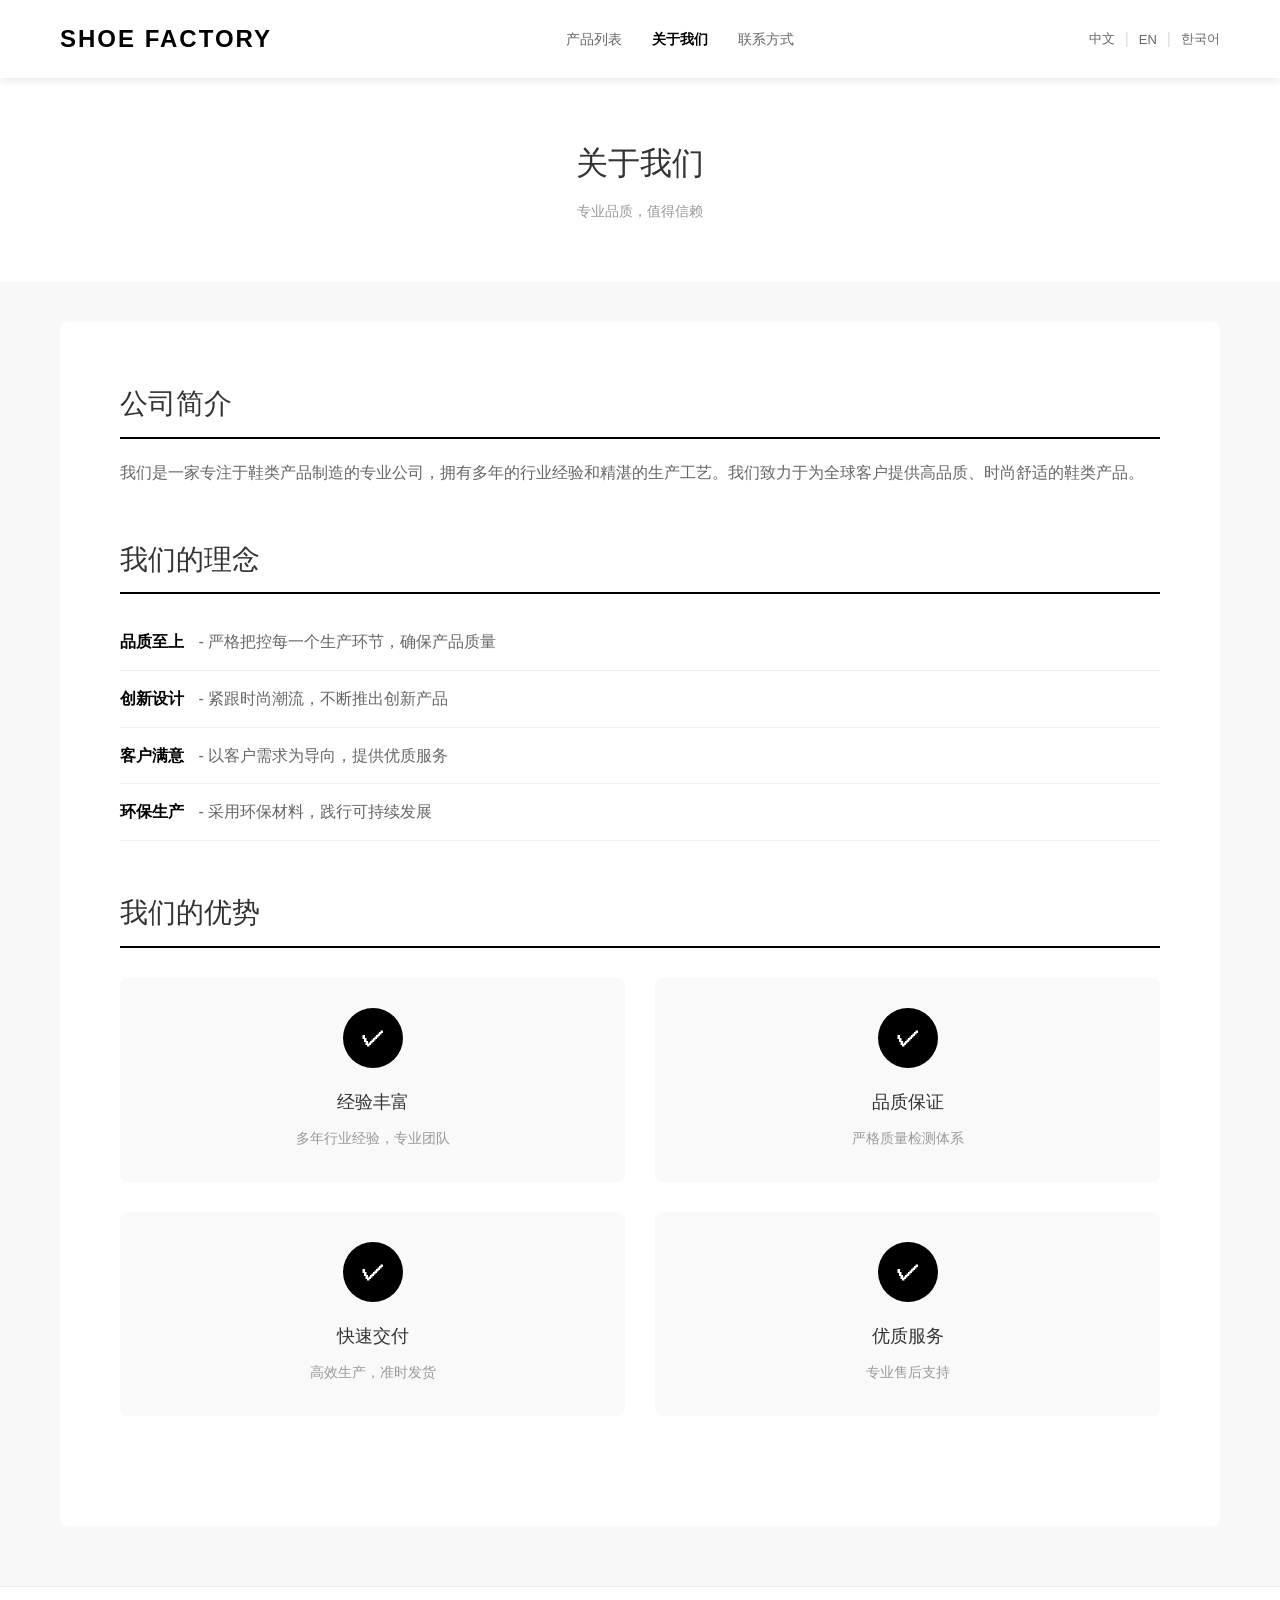
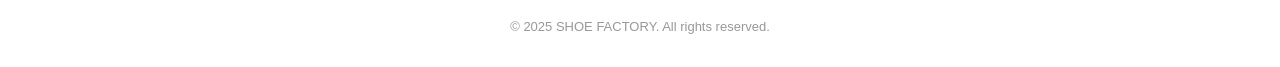
<file: about.html>
<!DOCTYPE html>
<html lang="zh-CN">
<head>
    <meta charset="UTF-8">
    <meta name="viewport" content="width=device-width, initial-scale=1.0">
    <title>关于我们 - 鞋类产品展示</title>
    <link rel="stylesheet" href="style.css">
</head>
<body>
    <!-- 导航栏 -->
    <header class="navbar">
        <div class="container">
            <div class="logo">SHOE FACTORY</div>
            <nav class="nav-menu">
                <a href="index.html" data-i18n="nav.products">产品列表</a>
                <a href="about.html" class="active" data-i18n="nav.about">关于我们</a>
                <a href="contact.html" data-i18n="nav.contact">联系方式</a>
            </nav>
            <div class="language-switcher">
                <button class="lang-btn" data-lang="zh">中文</button>
                <span>|</span>
                <button class="lang-btn" data-lang="en">EN</button>
                <span>|</span>
                <button class="lang-btn" data-lang="ko">한국어</button>
            </div>
        </div>
    </header>

    <!-- 页面标题 -->
    <section class="page-header">
        <div class="container">
            <h1 data-i18n="about.title">关于我们</h1>
            <p data-i18n="about.subtitle">专业品质，值得信赖</p>
        </div>
    </section>

    <!-- 内容区域 -->
    <main class="container">
        <section class="about-content">
            <div class="about-section">
                <h2 data-i18n="about.companyTitle">公司简介</h2>
                <p id="company-intro">我们是一家专注于鞋类产品制造的专业公司，拥有多年的行业经验和精湛的生产工艺。我们致力于为全球客户提供高品质、时尚舒适的鞋类产品。</p>
            </div>

            <div class="about-section">
                <h2 data-i18n="about.philosophyTitle">我们的理念</h2>
                <ul class="feature-list" id="philosophy-list">
                    <li><strong>品质至上</strong> - 严格把控每一个生产环节，确保产品质量</li>
                    <li><strong>创新设计</strong> - 紧跟时尚潮流，不断推出创新产品</li>
                    <li><strong>客户满意</strong> - 以客户需求为导向，提供优质服务</li>
                    <li><strong>环保生产</strong> - 采用环保材料，践行可持续发展</li>
                </ul>
            </div>

            <div class="about-section">
                <h2 data-i18n="about.advantageTitle">我们的优势</h2>
                <div class="advantages">
                    <div class="advantage-item">
                        <div class="advantage-icon">✓</div>
                        <h3 data-i18n="about.exp">经验丰富</h3>
                        <p data-i18n="about.expDesc">多年行业经验，专业团队</p>
                    </div>
                    <div class="advantage-item">
                        <div class="advantage-icon">✓</div>
                        <h3 data-i18n="about.quality">品质保证</h3>
                        <p data-i18n="about.qualityDesc">严格质量检测体系</p>
                    </div>
                    <div class="advantage-item">
                        <div class="advantage-icon">✓</div>
                        <h3 data-i18n="about.fast">快速交付</h3>
                        <p data-i18n="about.fastDesc">高效生产，准时发货</p>
                    </div>
                    <div class="advantage-item">
                        <div class="advantage-icon">✓</div>
                        <h3 data-i18n="about.service">优质服务</h3>
                        <p data-i18n="about.serviceDesc">专业售后支持</p>
                    </div>
                </div>
            </div>
        </section>
    </main>

    <!-- 页脚 -->
    <footer class="footer">
        <div class="container">
            <p id="footer-text">&copy; 2025 SHOE FACTORY. All rights reserved.</p>
        </div>
    </footer>

    <script src="common.js"></script>
</body>
</html>
</file>
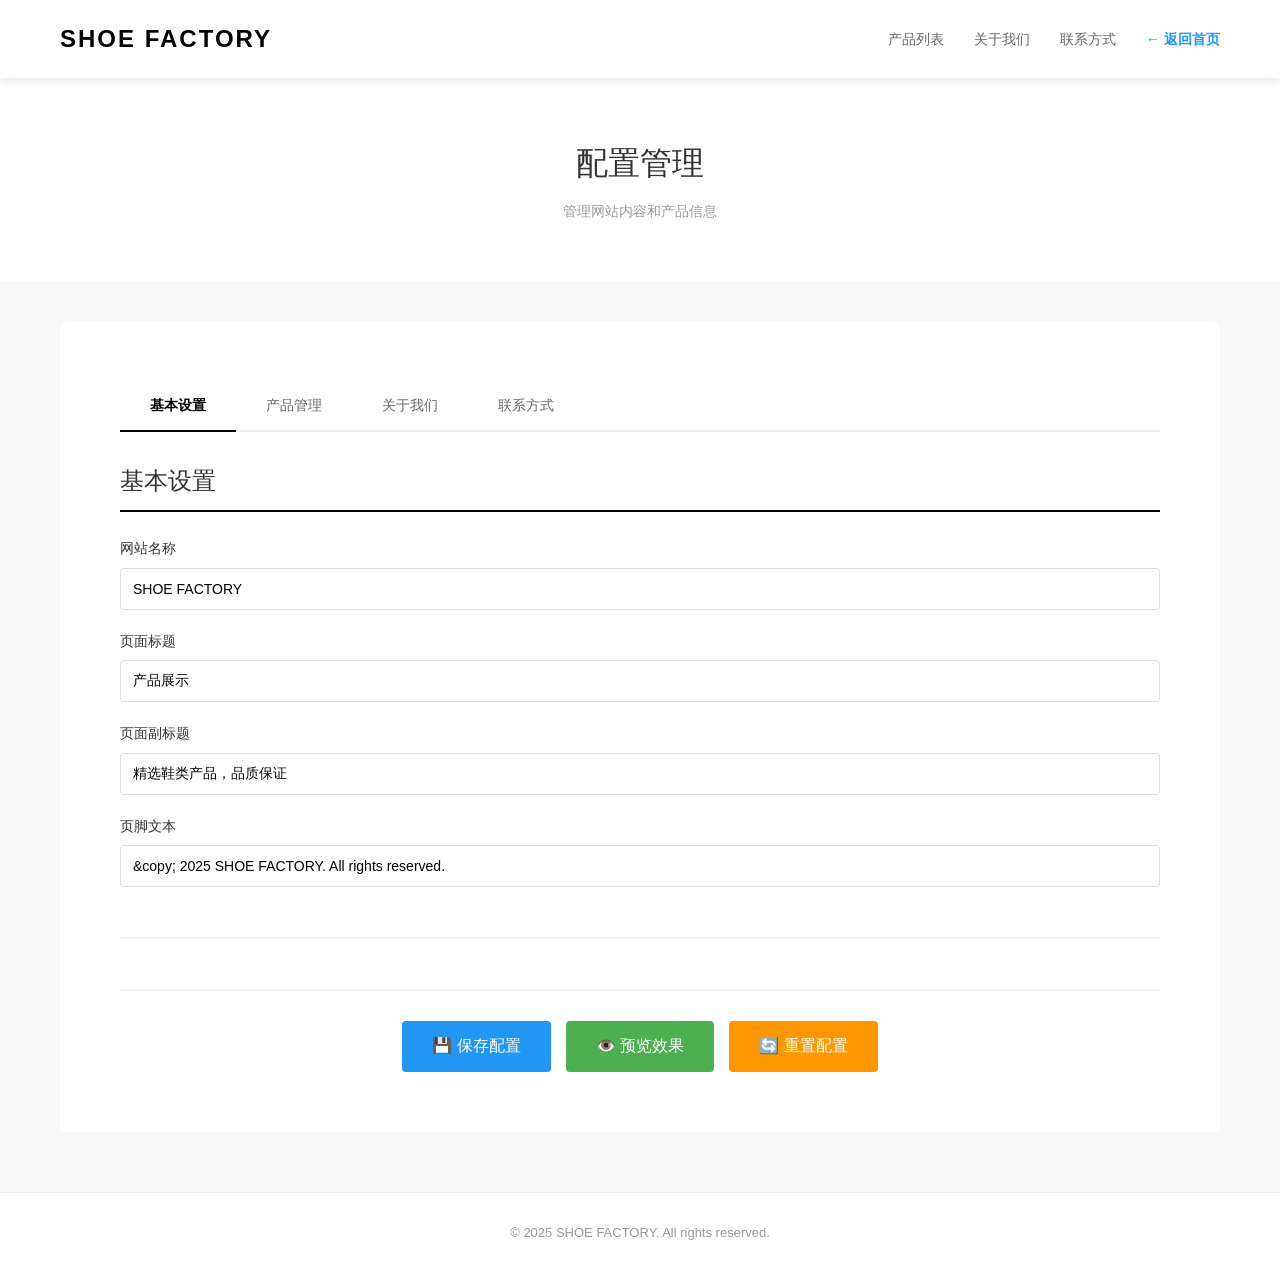
<file: admin.html>
<!DOCTYPE html>
<html lang="zh-CN">
<head>
    <meta charset="UTF-8">
    <meta name="viewport" content="width=device-width, initial-scale=1.0">
    <title>配置管理 - 鞋类产品展示</title>
    <link rel="stylesheet" href="style.css">
</head>
<body>
    <!-- 导航栏 -->
    <header class="navbar">
        <div class="container">
            <div class="logo">SHOE FACTORY</div>
            <nav class="nav-menu">
                <a href="index.html">产品列表</a>
                <a href="about.html">关于我们</a>
                <a href="contact.html">联系方式</a>
                <a href="index.html">← 返回首页</a>
            </nav>
        </div>
    </header>

    <!-- 页面标题 -->
    <section class="page-header">
        <div class="container">
            <h1>配置管理</h1>
            <p>管理网站内容和产品信息</p>
        </div>
    </section>

    <!-- 配置内容 -->
    <main class="container">
        <div class="admin-content">
            <!-- 选项卡导航 -->
            <div class="admin-tabs">
                <button class="tab-btn active" data-tab="basic">基本设置</button>
                <button class="tab-btn" data-tab="products">产品管理</button>
                <button class="tab-btn" data-tab="about">关于我们</button>
                <button class="tab-btn" data-tab="contact">联系方式</button>
            </div>

            <!-- 基本设置 -->
            <section class="admin-section tab-content active" id="tab-basic">
                <h2>基本设置</h2>
                <div class="form-group">
                    <label>网站名称</label>
                    <input type="text" id="site-name" placeholder="SHOE FACTORY">
                </div>
                <div class="form-group">
                    <label>页面标题</label>
                    <input type="text" id="page-title" placeholder="产品展示">
                </div>
                <div class="form-group">
                    <label>页面副标题</label>
                    <input type="text" id="page-subtitle" placeholder="精选鞋类产品，品质保证">
                </div>
                <div class="form-group">
                    <label>页脚文本</label>
                    <input type="text" id="footer-text" placeholder="&copy; 2025 SHOE FACTORY. All rights reserved.">
                </div>
            </section>

            <!-- 产品管理 -->
            <section class="admin-section tab-content" id="tab-products">
                <h2>产品系列管理</h2>
                <div id="series-container">
                    <!-- 系列将通过JavaScript动态加载 -->
                </div>
                <button class="add-series-btn" onclick="addSeries()">+ 添加系列</button>
            </section>

            <!-- 关于我们 -->
            <section class="admin-section tab-content" id="tab-about">
                <h2>关于我们</h2>
                <div class="form-group">
                    <label>公司简介</label>
                    <textarea id="company-intro" rows="5" placeholder="请输入公司简介"></textarea>
                </div>
                <div class="form-group">
                    <label>企业理念（每行一条，使用" - "分隔标题和描述）</label>
                    <textarea id="philosophy" rows="6" placeholder="品质至上 - 严格把控每一个生产环节&#10;创新设计 - 紧跟时尚潮流&#10;客户满意 - 以客户需求为导向&#10;环保生产 - 采用环保材料"></textarea>
                </div>
            </section>

            <!-- 联系方式 -->
            <section class="admin-section tab-content" id="tab-contact">
                <h2>联系方式</h2>
                <div class="i18n-info">
                    <p>💡 提示：在此处输入中文内容，保存后系统会自动生成英文和韩文翻译。</p>
                </div>
                <div class="form-group">
                    <label>公司地址（中文）</label>
                    <input type="text" id="contact-address" placeholder="中国 · 某某市某某区某某街道123号">
                </div>
                <div class="form-group">
                    <label>联系电话</label>
                    <input type="text" id="contact-phone" placeholder="+86 xxx xxxx xxxx">
                </div>
                <div class="form-group">
                    <label>电子邮箱</label>
                    <input type="text" id="contact-email" placeholder="contact@shoefactory.com">
                </div>
                <div class="form-group">
                    <label>工作时间（支持HTML换行，中文）</label>
                    <textarea id="contact-hours" rows="3" placeholder="周一至周五: 9:00 - 18:00<br>周六至周日: 休息"></textarea>
                </div>
            </section>

            <!-- 操作按钮 -->
            <div class="admin-actions">
                <button class="save-btn" onclick="saveConfig()">💾 保存配置</button>
                <button class="preview-btn" onclick="previewConfig()">👁️ 预览效果</button>
                <button class="reset-btn" onclick="resetConfig()">🔄 重置配置</button>
            </div>
        </div>
    </main>

    <!-- 页脚 -->
    <footer class="footer">
        <div class="container">
            <p>&copy; 2025 SHOE FACTORY. All rights reserved.</p>
        </div>
    </footer>

    <script src="admin.js"></script>
</body>
</html>
</file>
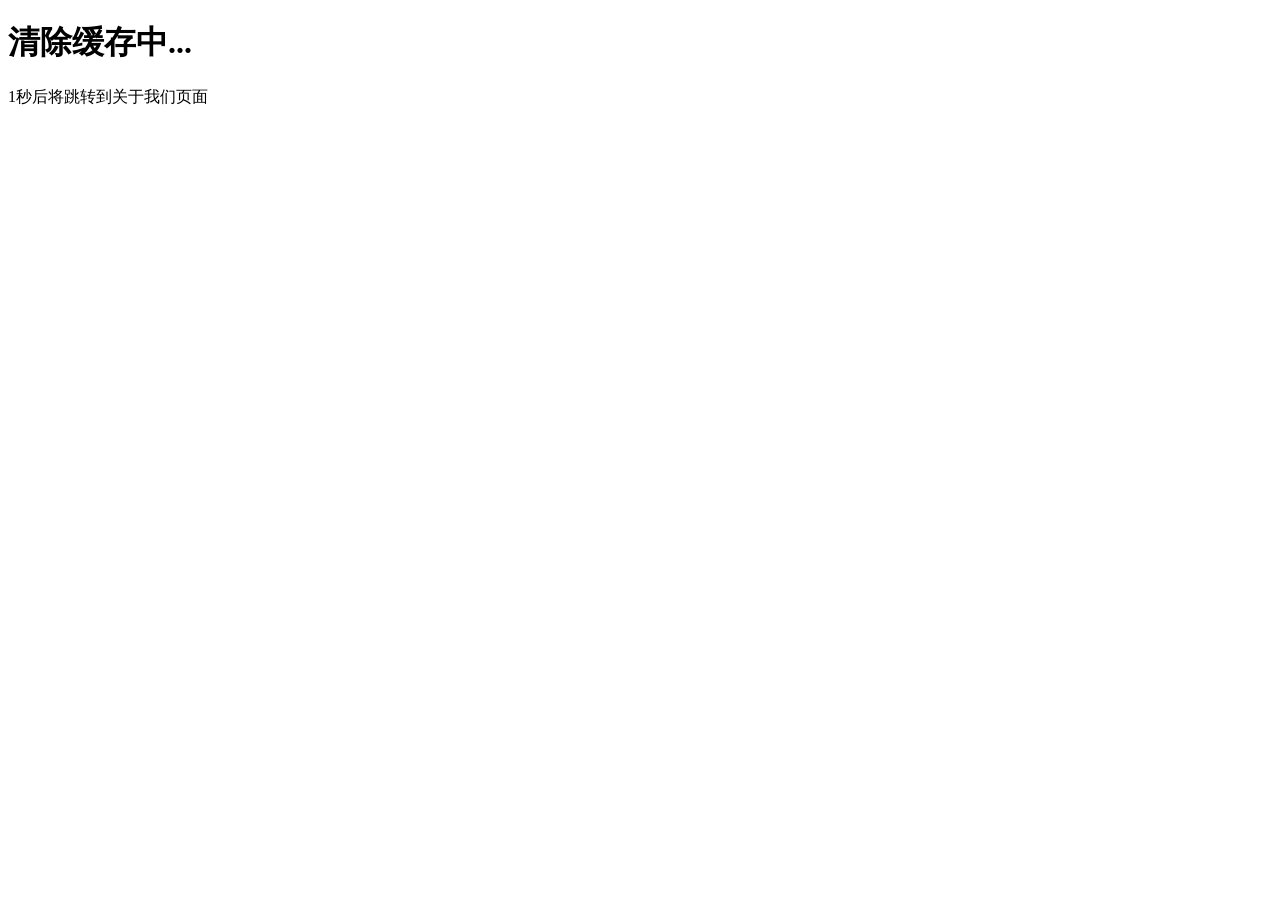
<file: clear-cache.html>
<!DOCTYPE html>
<html lang="zh-CN">
<head>
    <meta charset="UTF-8">
    <meta name="viewport" content="width=device-width, initial-scale=1.0">
    <title>测试多语言</title>
    <script>
        // 清除localStorage
        localStorage.clear();
        console.log('localStorage已清除');

        // 重新加载about.html
        setTimeout(() => {
            window.location.href = 'about.html';
        }, 1000);
    </script>
</head>
<body>
    <h1>清除缓存中...</h1>
    <p>1秒后将跳转到关于我们页面</p>
</body>
</html>
</file>
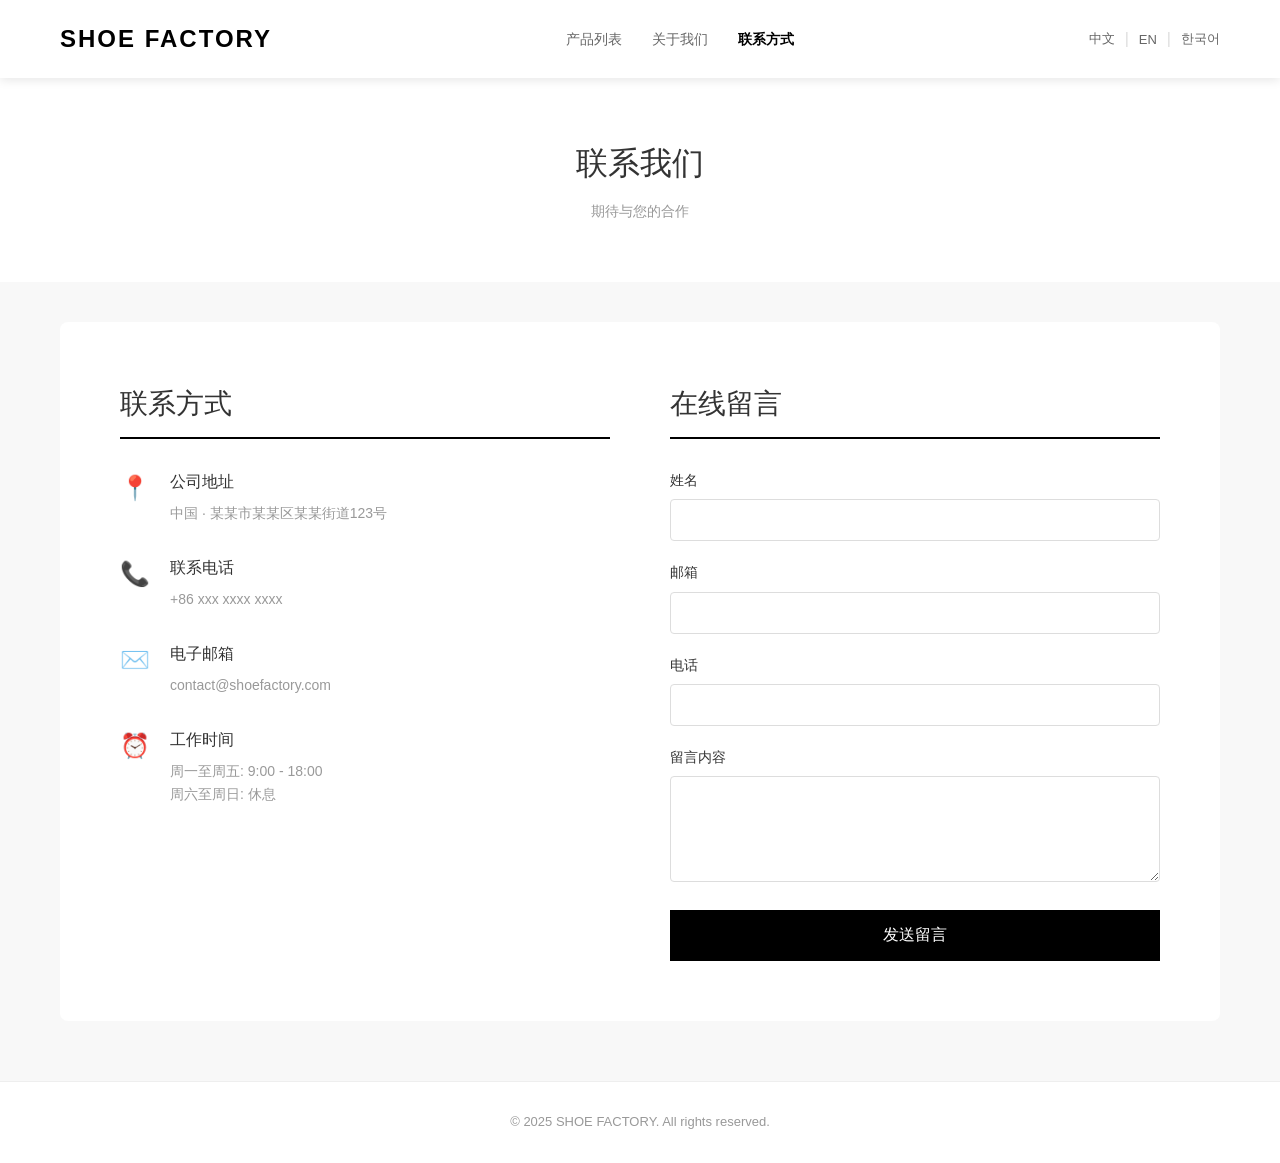
<file: contact.html>
<!DOCTYPE html>
<html lang="zh-CN">
<head>
    <meta charset="UTF-8">
    <meta name="viewport" content="width=device-width, initial-scale=1.0">
    <title>联系我们 - 鞋类产品展示</title>
    <link rel="stylesheet" href="style.css">
</head>
<body>
    <!-- 导航栏 -->
    <header class="navbar">
        <div class="container">
            <div class="logo">SHOE FACTORY</div>
            <nav class="nav-menu">
                <a href="index.html" data-i18n="nav.products">产品列表</a>
                <a href="about.html" data-i18n="nav.about">关于我们</a>
                <a href="contact.html" class="active" data-i18n="nav.contact">联系方式</a>
            </nav>
            <div class="language-switcher">
                <button class="lang-btn" data-lang="zh">中文</button>
                <span>|</span>
                <button class="lang-btn" data-lang="en">EN</button>
                <span>|</span>
                <button class="lang-btn" data-lang="ko">한국어</button>
            </div>
        </div>
    </header>

    <!-- 页面标题 -->
    <section class="page-header">
        <div class="container">
            <h1 data-i18n="contact.title">联系我们</h1>
            <p data-i18n="contact.subtitle">期待与您的合作</p>
        </div>
    </section>

    <!-- 内容区域 -->
    <main class="container">
        <section class="contact-content">
            <div class="contact-grid">
                <!-- 联系信息 -->
                <div class="contact-info">
                    <h2 data-i18n="contact.infoTitle">联系方式</h2>
                    <div class="contact-item">
                        <div class="contact-icon">📍</div>
                        <div class="contact-text">
                            <h3 data-i18n="contact.address">公司地址</h3>
                            <p id="contact-address">中国 · 某某市某某区某某街道123号</p>
                        </div>
                    </div>

                    <div class="contact-item">
                        <div class="contact-icon">📞</div>
                        <div class="contact-text">
                            <h3 data-i18n="contact.phone">联系电话</h3>
                            <p id="contact-phone">+86 xxx xxxx xxxx</p>
                        </div>
                    </div>

                    <div class="contact-item">
                        <div class="contact-icon">✉️</div>
                        <div class="contact-text">
                            <h3 data-i18n="contact.email">电子邮箱</h3>
                            <p id="contact-email">contact@shoefactory.com</p>
                        </div>
                    </div>

                    <div class="contact-item">
                        <div class="contact-icon">⏰</div>
                        <div class="contact-text">
                            <h3 data-i18n="contact.hours">工作时间</h3>
                            <p id="contact-hours">周一至周五: 9:00 - 18:00<br>周六至周日: 休息</p>
                        </div>
                    </div>
                </div>

                <!-- 留言表单 -->
                <div class="contact-form-section">
                    <h2 data-i18n="contact.formTitle">在线留言</h2>
                    <form class="contact-form">
                        <div class="form-group">
                            <label data-i18n="contact.name">姓名</label>
                            <input type="text" id="form-name" name="name" required>
                        </div>
                        <div class="form-group">
                            <label data-i18n="contact.emailLabel">邮箱</label>
                            <input type="email" id="form-email" name="email" required>
                        </div>
                        <div class="form-group">
                            <label data-i18n="contact.phoneLabel">电话</label>
                            <input type="tel" id="form-phone" name="phone">
                        </div>
                        <div class="form-group">
                            <label data-i18n="contact.message">留言内容</label>
                            <textarea id="form-message" name="message" rows="5" required></textarea>
                        </div>
                        <button type="submit" class="submit-btn" data-i18n="contact.submit">发送留言</button>
                    </form>
                </div>
            </div>
        </section>
    </main>

    <!-- 页脚 -->
    <footer class="footer">
        <div class="container">
            <p id="footer-text">&copy; 2025 SHOE FACTORY. All rights reserved.</p>
        </div>
    </footer>

    <script src="common.js"></script>
</body>
</html>
</file>
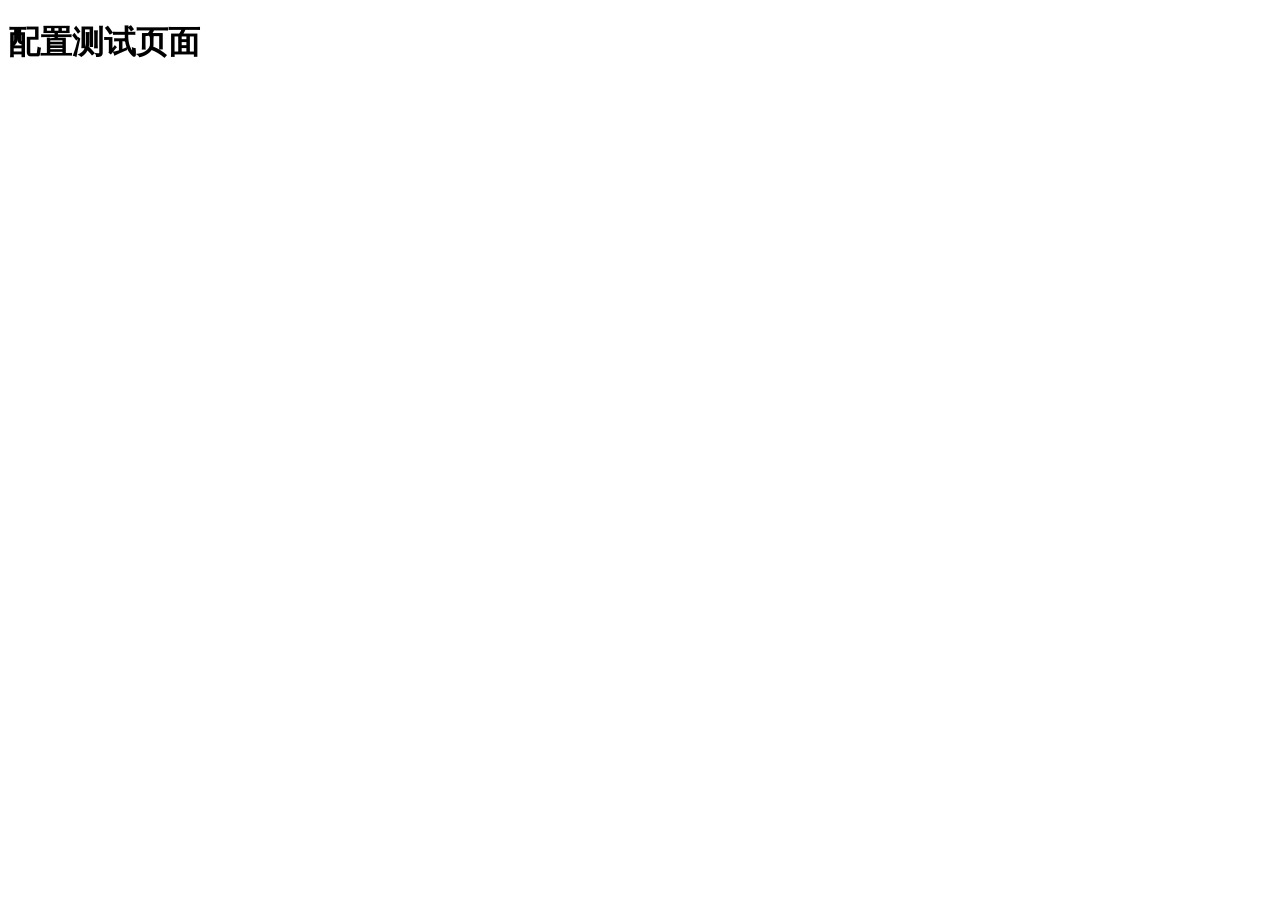
<file: test-config.html>
<!DOCTYPE html>
<html lang="zh-CN">
<head>
    <meta charset="UTF-8">
    <meta name="viewport" content="width=device-width, initial-scale=1.0">
    <title>配置测试</title>
</head>
<body>
    <h1>配置测试页面</h1>
    <div id="output"></div>

    <script src="common.js"></script>
    <script>
        document.addEventListener('DOMContentLoaded', () => {
            const output = document.getElementById('output');

            output.innerHTML = `
                <h2>配置信息：</h2>
                <pre>${JSON.stringify(siteConfig, null, 2)}</pre>

                <h2>当前语言：</h2>
                <p>${currentLang}</p>

                <h2>公司简介测试：</h2>
                <p>zh: ${getI18nText(siteConfig.about.companyIntro_i18n, 'zh')}</p>
                <p>en: ${getI18nText(siteConfig.about.companyIntro_i18n, 'en')}</p>
                <p>ko: ${getI18nText(siteConfig.about.companyIntro_i18n, 'ko')}</p>

                <h2>理念测试：</h2>
                <p>zh: ${JSON.stringify(getI18nText(siteConfig.about.philosophy_i18n, 'zh'))}</p>
                <p>en: ${JSON.stringify(getI18nText(siteConfig.about.philosophy_i18n, 'en'))}</p>
                <p>ko: ${JSON.stringify(getI18nText(siteConfig.about.philosophy_i18n, 'ko'))}</p>

                <h2>工作时间测试：</h2>
                <p>zh: ${getI18nText(siteConfig.contact.hours_i18n, 'zh')}</p>
                <p>en: ${getI18nText(siteConfig.contact.hours_i18n, 'en')}</p>
                <p>ko: ${getI18nText(siteConfig.contact.hours_i18n, 'ko')}</p>
            `;
        });
    </script>
</body>
</html>
</file>
<file: style.css>
* {
    margin: 0;
    padding: 0;
    box-sizing: border-box;
}

body {
    font-family: 'Helvetica Neue', Arial, sans-serif;
    background-color: #f8f8f8;
    color: #333;
    line-height: 1.6;
}

.container {
    max-width: 1200px;
    margin: 0 auto;
    padding: 0 20px;
}

/* 导航栏 */
.navbar {
    background-color: #fff;
    box-shadow: 0 2px 10px rgba(0,0,0,0.1);
    position: sticky;
    top: 0;
    z-index: 1000;
}

.navbar .container {
    display: flex;
    justify-content: space-between;
    align-items: center;
    padding: 20px;
}

.logo {
    font-size: 24px;
    font-weight: bold;
    color: #000;
    letter-spacing: 2px;
}

.nav-menu {
    display: flex;
    gap: 30px;
    align-items: center;
}

.nav-menu a {
    text-decoration: none;
    color: #666;
    font-size: 14px;
    transition: color 0.3s;
}

.nav-menu a:hover,
.nav-menu a.active {
    color: #000;
    font-weight: bold;
}

.admin-link {
    background-color: #000;
    color: #fff !important;
    padding: 8px 16px;
    border-radius: 4px;
    font-weight: normal;
}

.admin-link:hover {
    background-color: #333;
}

.nav-menu a[href="index.html"]:last-child {
    color: #2196F3;
    font-weight: bold;
}

.nav-menu a[href="index.html"]:last-child:hover {
    color: #0b7dda;
}

/* 语言切换器 */
.language-switcher {
    display: flex;
    align-items: center;
    gap: 10px;
}

.lang-btn {
    background: none;
    border: none;
    color: #666;
    font-size: 13px;
    cursor: pointer;
    transition: color 0.3s;
}

.lang-btn:hover {
    color: #000;
}

.lang-btn.active {
    color: #000;
    font-weight: bold;
}

.language-switcher span {
    color: #ddd;
}

/* 产品弹窗 */
.product-modal {
    display: none;
    position: fixed;
    z-index: 10000;
    left: 0;
    top: 0;
    width: 100%;
    height: 100%;
    background-color: rgba(0, 0, 0, 0.8);
    overflow-y: auto;
    padding: 20px;
}

.modal-content {
    background-color: #fff;
    max-width: 1200px;
    margin: 20px auto;
    border-radius: 8px;
    overflow: hidden;
    position: relative;
}

.modal-close {
    position: absolute;
    top: 20px;
    right: 20px;
    background-color: rgba(255, 255, 255, 0.9);
    color: #000;
    border: none;
    width: 40px;
    height: 40px;
    border-radius: 50%;
    font-size: 30px;
    line-height: 1;
    cursor: pointer;
    z-index: 10001;
    transition: background-color 0.3s;
}

.modal-close:hover {
    background-color: #fff;
}

.modal-body {
    display: grid;
    grid-template-columns: 1fr 1fr;
    gap: 40px;
    padding: 60px;
}

.modal-images {
    display: flex;
    flex-direction: column;
    gap: 20px;
}

.main-image-container {
    position: relative;
    border-radius: 8px;
    overflow: hidden;
    background-color: #f5f5f5;
}

.main-image-container img {
    width: 100%;
    height: auto;
    cursor: pointer;
    display: block;
}

.main-image-container img:hover {
    opacity: 0.95;
}

.modal-gallery {
    display: grid;
    grid-template-columns: repeat(4, 1fr);
    gap: 10px;
}

.modal-gallery-item {
    position: relative;
    aspect-ratio: 1;
    border-radius: 4px;
    overflow: hidden;
    cursor: pointer;
    background-color: #f5f5f5;
}

.gallery-thumb {
    width: 100%;
    height: 100%;
    object-fit: cover;
    transition: opacity 0.3s;
}

.gallery-thumb:hover {
    opacity: 0.8;
}

.gallery-thumb-label {
    position: absolute;
    bottom: 0;
    left: 0;
    right: 0;
    background-color: rgba(0, 0, 0, 0.7);
    color: #fff;
    padding: 4px;
    text-align: center;
    font-size: 11px;
}

.modal-info {
    display: flex;
    flex-direction: column;
}

.modal-series {
    display: inline-block;
    background-color: #f5f5f5;
    color: #666;
    padding: 6px 16px;
    border-radius: 20px;
    font-size: 13px;
    margin-bottom: 15px;
    width: fit-content;
}

.modal-info h2 {
    font-size: 32px;
    font-weight: 300;
    margin-bottom: 20px;
    color: #000;
}

.modal-description {
    font-size: 16px;
    line-height: 1.8;
    color: #666;
    margin-bottom: 30px;
}

.product-specs {
    background-color: #f9f9f9;
    padding: 25px;
    border-radius: 8px;
    margin-bottom: 30px;
}

.spec-item {
    display: flex;
    padding: 12px 0;
    border-bottom: 1px solid #e0e0e0;
}

.spec-item:last-child {
    border-bottom: none;
}

.spec-label {
    font-weight: 500;
    color: #333;
    min-width: 120px;
}

.spec-value {
    color: #666;
    flex: 1;
}

.modal-actions {
    display: flex;
    gap: 15px;
    margin-top: auto;
}

.modal-actions .contact-btn {
    background-color: #000;
    color: #fff;
    border: none;
    padding: 15px 30px;
    font-size: 16px;
    border-radius: 4px;
    cursor: pointer;
    transition: background-color 0.3s;
    flex: 1;
}

.modal-actions .contact-btn:hover {
    background-color: #333;
}

/* 选项卡样式 */
.admin-tabs {
    display: flex;
    gap: 0;
    margin-bottom: 30px;
    border-bottom: 2px solid #f0f0f0;
}

.tab-btn {
    padding: 15px 30px;
    background: none;
    border: none;
    font-size: 14px;
    color: #666;
    cursor: pointer;
    position: relative;
    transition: color 0.3s;
}

.tab-btn:hover {
    color: #000;
}

.tab-btn.active {
    color: #000;
    font-weight: bold;
}

.tab-btn.active::after {
    content: '';
    position: absolute;
    bottom: -2px;
    left: 0;
    right: 0;
    height: 2px;
    background-color: #000;
}

.tab-content {
    display: none;
}

.tab-content.active {
    display: block;
}

/* 响应式 - 产品弹窗 */
@media (max-width: 768px) {
    .modal-body {
        grid-template-columns: 1fr;
        gap: 30px;
        padding: 30px;
    }
    
    .modal-gallery {
        grid-template-columns: repeat(4, 1fr);
    }
    
    .modal-info h2 {
        font-size: 24px;
    }
    
    .product-specs {
        padding: 20px;
    }
    
    .spec-item {
        flex-direction: column;
        gap: 5px;
    }
    
    .modal-actions {
        flex-direction: column;
    }
}

@media (max-width: 480px) {
    .modal-content {
        margin: 10px;
    }
    
    .modal-body {
        padding: 20px;
    }
    
    .modal-gallery {
        grid-template-columns: repeat(3, 1fr);
    }
    
    .admin-tabs {
        flex-wrap: wrap;
    }
    
    .tab-btn {
        flex: 1;
        min-width: 50%;
        padding: 12px 15px;
    }
}

/* 页面标题 */
.page-header {
    background-color: #fff;
    padding: 60px 20px;
    text-align: center;
    margin-bottom: 40px;
}

.page-header h1 {
    font-size: 32px;
    margin-bottom: 10px;
    font-weight: 300;
}

.page-header p {
    color: #999;
    font-size: 14px;
}

/* 产品区域 */
.product-section {
    margin-bottom: 60px;
}

.section-title {
    font-size: 24px;
    font-weight: 300;
    margin-bottom: 30px;
    padding-bottom: 10px;
    border-bottom: 1px solid #ddd;
}

.product-grid {
    display: grid;
    grid-template-columns: repeat(4, 1fr);
    gap: 20px;
}

/* 产品卡片 */
.product-card {
    background-color: #fff;
    border-radius: 8px;
    overflow: hidden;
    transition: box-shadow 0.3s, transform 0.3s;
    cursor: pointer;
}

.product-card:hover {
    box-shadow: 0 5px 20px rgba(0,0,0,0.15);
    transform: translateY(-5px);
}

.product-image {
    width: 100%;
    height: 250px;
    overflow: hidden;
    background-color: #f5f5f5;
    display: flex;
    align-items: center;
    justify-content: center;
}

.product-image img {
    width: 100%;
    height: 100%;
    object-fit: cover;
    transition: transform 0.3s;
}

.product-card:hover .product-image img {
    transform: scale(1.05);
}

.product-info {
    padding: 20px;
    text-align: center;
}

.product-info h3 {
    font-size: 16px;
    font-weight: normal;
    margin-bottom: 8px;
    color: #333;
}

.product-info p {
    font-size: 13px;
    color: #999;
}

/* 页脚 */
.footer {
    background-color: #fff;
    padding: 30px 20px;
    text-align: center;
    margin-top: 60px;
    border-top: 1px solid #eee;
}

.footer p {
    color: #999;
    font-size: 13px;
}

/* 关于页面样式 */
.about-content {
    background-color: #fff;
    padding: 60px;
    border-radius: 8px;
}

.about-section {
    margin-bottom: 50px;
}

.about-section h2 {
    font-size: 28px;
    font-weight: 300;
    margin-bottom: 20px;
    padding-bottom: 10px;
    border-bottom: 2px solid #000;
}

.about-section p {
    font-size: 16px;
    line-height: 1.8;
    color: #666;
}

.feature-list {
    list-style: none;
    margin-top: 20px;
}

.feature-list li {
    padding: 15px 0;
    border-bottom: 1px solid #eee;
    font-size: 16px;
    color: #666;
}

.feature-list li strong {
    color: #000;
    margin-right: 10px;
}

.advantages {
    display: grid;
    grid-template-columns: repeat(2, 1fr);
    gap: 30px;
    margin-top: 30px;
}

.advantage-item {
    text-align: center;
    padding: 30px;
    background-color: #f9f9f9;
    border-radius: 8px;
    transition: transform 0.3s;
}

.advantage-item:hover {
    transform: translateY(-5px);
}

.advantage-icon {
    width: 60px;
    height: 60px;
    background-color: #000;
    color: #fff;
    border-radius: 50%;
    display: flex;
    align-items: center;
    justify-content: center;
    margin: 0 auto 20px;
    font-size: 24px;
    font-weight: bold;
}

.advantage-item h3 {
    font-size: 18px;
    margin-bottom: 10px;
    font-weight: normal;
}

.advantage-item p {
    font-size: 14px;
    color: #999;
}

/* 联系页面样式 */
.contact-content {
    background-color: #fff;
    padding: 60px;
    border-radius: 8px;
}

.contact-grid {
    display: grid;
    grid-template-columns: 1fr 1fr;
    gap: 60px;
}

.contact-info h2,
.contact-form-section h2 {
    font-size: 28px;
    font-weight: 300;
    margin-bottom: 30px;
    padding-bottom: 10px;
    border-bottom: 2px solid #000;
}

.contact-item {
    display: flex;
    align-items: flex-start;
    margin-bottom: 30px;
}

.contact-icon {
    font-size: 24px;
    margin-right: 20px;
    min-width: 30px;
}

.contact-text h3 {
    font-size: 16px;
    margin-bottom: 8px;
    font-weight: normal;
}

.contact-text p {
    font-size: 14px;
    color: #999;
    line-height: 1.6;
}

.contact-form {
    display: flex;
    flex-direction: column;
}

.form-group {
    margin-bottom: 20px;
}

.form-group label {
    display: block;
    margin-bottom: 8px;
    font-size: 14px;
    color: #333;
    font-weight: 500;
}

.form-group input,
.form-group textarea {
    width: 100%;
    padding: 12px;
    border: 1px solid #ddd;
    border-radius: 4px;
    font-size: 14px;
    transition: border-color 0.3s;
}

.form-group input:focus,
.form-group textarea:focus {
    outline: none;
    border-color: #000;
}

.submit-btn {
    background-color: #000;
    color: #fff;
    border: none;
    padding: 15px 30px;
    font-size: 16px;
    cursor: pointer;
    transition: background-color 0.3s;
}

.submit-btn:hover {
    background-color: #333;
}

/* 响应式设计 */
@media (max-width: 1024px) {
    .product-grid {
        grid-template-columns: repeat(3, 1fr);
    }
}

@media (max-width: 768px) {
    .product-grid {
        grid-template-columns: repeat(2, 1fr);
    }
    
    .navbar .container {
        flex-direction: column;
        gap: 15px;
    }
    
    .page-header h1 {
        font-size: 24px;
    }
    
    .about-content {
        padding: 30px;
    }
    
    .contact-content {
        padding: 30px;
    }
    
    .contact-grid {
        grid-template-columns: 1fr;
        gap: 40px;
    }
    
    .advantages {
        grid-template-columns: 1fr;
    }
}

@media (max-width: 480px) {
    .product-grid {
        grid-template-columns: 1fr;
    }
    
    .nav-menu {
        flex-direction: column;
        gap: 15px;
        text-align: center;
    }
    
    .about-content,
    .contact-content {
        padding: 20px;
    }
}

/* 管理页面样式 */
.admin-content {
    background-color: #fff;
    padding: 60px;
    border-radius: 8px;
    margin-bottom: 40px;
}

.admin-section {
    margin-bottom: 50px;
    padding-bottom: 30px;
    border-bottom: 2px solid #f0f0f0;
}

.admin-section:last-of-type {
    border-bottom: none;
}

.admin-section h2 {
    font-size: 24px;
    font-weight: 300;
    margin-bottom: 25px;
    padding-bottom: 10px;
    border-bottom: 2px solid #000;
}

.i18n-info {
    background-color: #e3f2fd;
    padding: 15px;
    border-radius: 6px;
    margin-bottom: 20px;
    border-left: 4px solid #2196F3;
}

.i18n-info p {
    margin: 0;
    color: #1976d2;
    font-size: 14px;
    line-height: 1.5;
}

.series-item {
    background-color: #f9f9f9;
    padding: 25px;
    margin-bottom: 20px;
    border-radius: 8px;
    border: 1px solid #e0e0e0;
}

.series-header {
    display: flex;
    gap: 15px;
    margin-bottom: 20px;
    align-items: center;
}

.series-name-input {
    flex: 1;
    padding: 10px;
    border: 1px solid #ddd;
    border-radius: 4px;
    font-size: 16px;
    background-color: #fff;
}

.delete-series-btn {
    padding: 10px 20px;
    background-color: #ff4444;
    color: #fff;
    border: none;
    border-radius: 4px;
    cursor: pointer;
    transition: background-color 0.3s;
}

.delete-series-btn:hover {
    background-color: #cc0000;
}

.images-list {
    display: flex;
    flex-direction: column;
    gap: 15px;
}

.image-item {
    display: flex;
    gap: 15px;
    background-color: #fff;
    padding: 15px;
    border-radius: 6px;
    border: 1px solid #e0e0e0;
    align-items: flex-start;
}

.image-preview {
    width: 100px;
    height: 100px;
    flex-shrink: 0;
    border-radius: 4px;
    overflow: hidden;
    background-color: #f5f5f5;
}

.image-preview img {
    width: 100%;
    height: 100%;
    object-fit: cover;
}

.image-info {
    flex: 1;
    display: flex;
    flex-direction: column;
    gap: 10px;
}

.image-info input {
    padding: 8px;
    border: 1px solid #ddd;
    border-radius: 4px;
    font-size: 14px;
    transition: border-color 0.3s;
}

.image-info input:focus {
    outline: none;
    border-color: #000;
}

.i18n-note {
    margin-top: 10px;
    padding: 10px;
    background-color: #e3f2fd;
    border-radius: 4px;
    font-size: 12px;
    color: #1976d2;
    font-weight: 500;
}

.delete-image-btn {
    padding: 8px 15px;
    background-color: #ff4444;
    color: #fff;
    border: none;
    border-radius: 4px;
    cursor: pointer;
    transition: background-color 0.3s;
    margin-top: 0;
}

.delete-image-btn:hover {
    background-color: #cc0000;
}

.add-image-btn,
.add-series-btn {
    padding: 12px 24px;
    background-color: #4CAF50;
    color: #fff;
    border: none;
    border-radius: 4px;
    cursor: pointer;
    font-size: 14px;
    transition: background-color 0.3s;
    margin-top: 10px;
}

.add-image-btn:hover,
.add-series-btn:hover {
    background-color: #45a049;
}

.admin-actions {
    display: flex;
    gap: 15px;
    justify-content: center;
    padding-top: 30px;
    border-top: 2px solid #f0f0f0;
}

.save-btn,
.preview-btn,
.reset-btn {
    padding: 15px 30px;
    font-size: 16px;
    border: none;
    border-radius: 4px;
    cursor: pointer;
    transition: all 0.3s;
}

.save-btn {
    background-color: #2196F3;
    color: #fff;
}

.save-btn:hover {
    background-color: #0b7dda;
}

.preview-btn {
    background-color: #4CAF50;
    color: #fff;
}

.preview-btn:hover {
    background-color: #45a049;
}

.reset-btn {
    background-color: #ff9800;
    color: #fff;
}

.reset-btn:hover {
    background-color: #f57c00;
}

/* 管理页面响应式 */
@media (max-width: 768px) {
    .admin-content {
        padding: 30px;
    }
    
    .series-header {
        flex-direction: column;
        align-items: stretch;
    }
    
    .image-item {
        flex-direction: column;
    }
    
    .image-preview {
        width: 100%;
        height: 200px;
    }
    
    .admin-actions {
        flex-direction: column;
    }
    
    .save-btn,
    .preview-btn,
    .reset-btn {
        width: 100%;
    }
}

/* 产品详情页样式 */
.product-detail {
    background-color: #fff;
    padding: 60px;
    border-radius: 8px;
    margin-bottom: 40px;
}

.back-btn {
    background-color: #f5f5f5;
    color: #333;
    border: none;
    padding: 12px 24px;
    border-radius: 4px;
    cursor: pointer;
    font-size: 14px;
    margin-bottom: 30px;
    transition: all 0.3s;
}

.back-btn:hover {
    background-color: #e0e0e0;
}

.detail-content {
    display: grid;
    grid-template-columns: 1fr 1fr;
    gap: 60px;
    margin-bottom: 60px;
}

.detail-main-image {
    position: relative;
}

.detail-main-image img {
    width: 100%;
    height: auto;
    border-radius: 8px;
    cursor: pointer;
    transition: transform 0.3s;
}

.detail-main-image img:hover {
    transform: scale(1.02);
}

.zoom-hint {
    position: absolute;
    bottom: 20px;
    left: 20px;
    background-color: rgba(0, 0, 0, 0.7);
    color: #fff;
    padding: 8px 16px;
    border-radius: 4px;
    font-size: 13px;
    pointer-events: none;
}

.detail-info {
    display: flex;
    flex-direction: column;
    justify-content: center;
}

.series-tag {
    display: inline-block;
    background-color: #f5f5f5;
    color: #666;
    padding: 6px 16px;
    border-radius: 20px;
    font-size: 13px;
    margin-bottom: 20px;
    width: fit-content;
}

.detail-info h1 {
    font-size: 36px;
    font-weight: 300;
    margin-bottom: 20px;
    color: #000;
}

.description {
    font-size: 16px;
    line-height: 1.8;
    color: #666;
    margin-bottom: 40px;
}

.detail-actions {
    display: flex;
    gap: 15px;
}

.contact-btn,
.back-list-btn {
    padding: 15px 30px;
    font-size: 16px;
    border: none;
    border-radius: 4px;
    cursor: pointer;
    transition: all 0.3s;
}

.contact-btn {
    background-color: #000;
    color: #fff;
}

.contact-btn:hover {
    background-color: #333;
}

.back-list-btn {
    background-color: #f5f5f5;
    color: #333;
}

.back-list-btn:hover {
    background-color: #e0e0e0;
}

.detail-gallery {
    margin-top: 60px;
}

.detail-gallery h2 {
    font-size: 28px;
    font-weight: 300;
    margin-bottom: 30px;
    padding-bottom: 10px;
    border-bottom: 2px solid #000;
}

.gallery-grid {
    display: grid;
    grid-template-columns: repeat(auto-fit, minmax(200px, 1fr));
    gap: 20px;
}

.gallery-item {
    position: relative;
    border-radius: 8px;
    overflow: hidden;
    cursor: pointer;
    background-color: #f5f5f5;
}

.gallery-image {
    width: 100%;
    height: 200px;
    object-fit: cover;
    transition: transform 0.3s;
}

.gallery-item:hover .gallery-image {
    transform: scale(1.05);
}

.gallery-label {
    position: absolute;
    bottom: 0;
    left: 0;
    right: 0;
    background-color: rgba(0, 0, 0, 0.7);
    color: #fff;
    padding: 10px;
    text-align: center;
    font-size: 13px;
}

/* 灯箱样式 */
.lightbox {
    display: none;
    position: fixed;
    z-index: 20000;
    left: 0;
    top: 0;
    width: 100%;
    height: 100%;
    background-color: rgba(0, 0, 0, 0.9);
    justify-content: center;
    align-items: center;
    padding: 20px;
}

.lightbox-content {
    position: relative;
    max-width: 90%;
    max-height: 90%;
    display: flex;
    flex-direction: column;
    align-items: center;
}

.lightbox-image {
    max-width: 100%;
    max-height: 90vh;
    object-fit: contain;
    border-radius: 8px;
    display: block;
}

.close-lightbox {
    position: absolute;
    top: -50px;
    right: 0;
    color: #fff;
    font-size: 40px;
    font-weight: bold;
    cursor: pointer;
    transition: color 0.3s;
}

.close-lightbox:hover {
    color: #999;
}

.lightbox-nav {
    position: absolute;
    top: 50%;
    transform: translateY(-50%);
    background-color: rgba(255, 255, 255, 0.3);
    color: #fff;
    border: none;
    font-size: 40px;
    padding: 20px 10px;
    cursor: pointer;
    transition: all 0.3s;
    z-index: 20001;
    user-select: none;
}

.lightbox-nav:hover {
    background-color: rgba(255, 255, 255, 0.5);
    color: #fff;
}

.lightbox-prev {
    left: 10px;
}

.lightbox-next {
    right: 10px;
}

.lightbox-counter {
    position: absolute;
    bottom: -40px;
    left: 50%;
    transform: translateX(-50%);
    color: #fff;
    font-size: 14px;
    font-weight: 500;
}

/* 产品详情页响应式 */
@media (max-width: 768px) {
    .product-detail {
        padding: 30px;
    }
    
    .detail-content {
        grid-template-columns: 1fr;
        gap: 30px;
    }
    
    .detail-info h1 {
        font-size: 28px;
    }
    
    .detail-actions {
        flex-direction: column;
    }
    
    .contact-btn,
    .back-list-btn {
        width: 100%;
    }
    
    .gallery-grid {
        grid-template-columns: repeat(2, 1fr);
    }
}

@media (max-width: 480px) {
    .product-detail {
        padding: 20px;
    }
    
    .gallery-grid {
        grid-template-columns: 1fr;
    }
    
    .detail-info h1 {
        font-size: 24px;
    }
}
</file>
